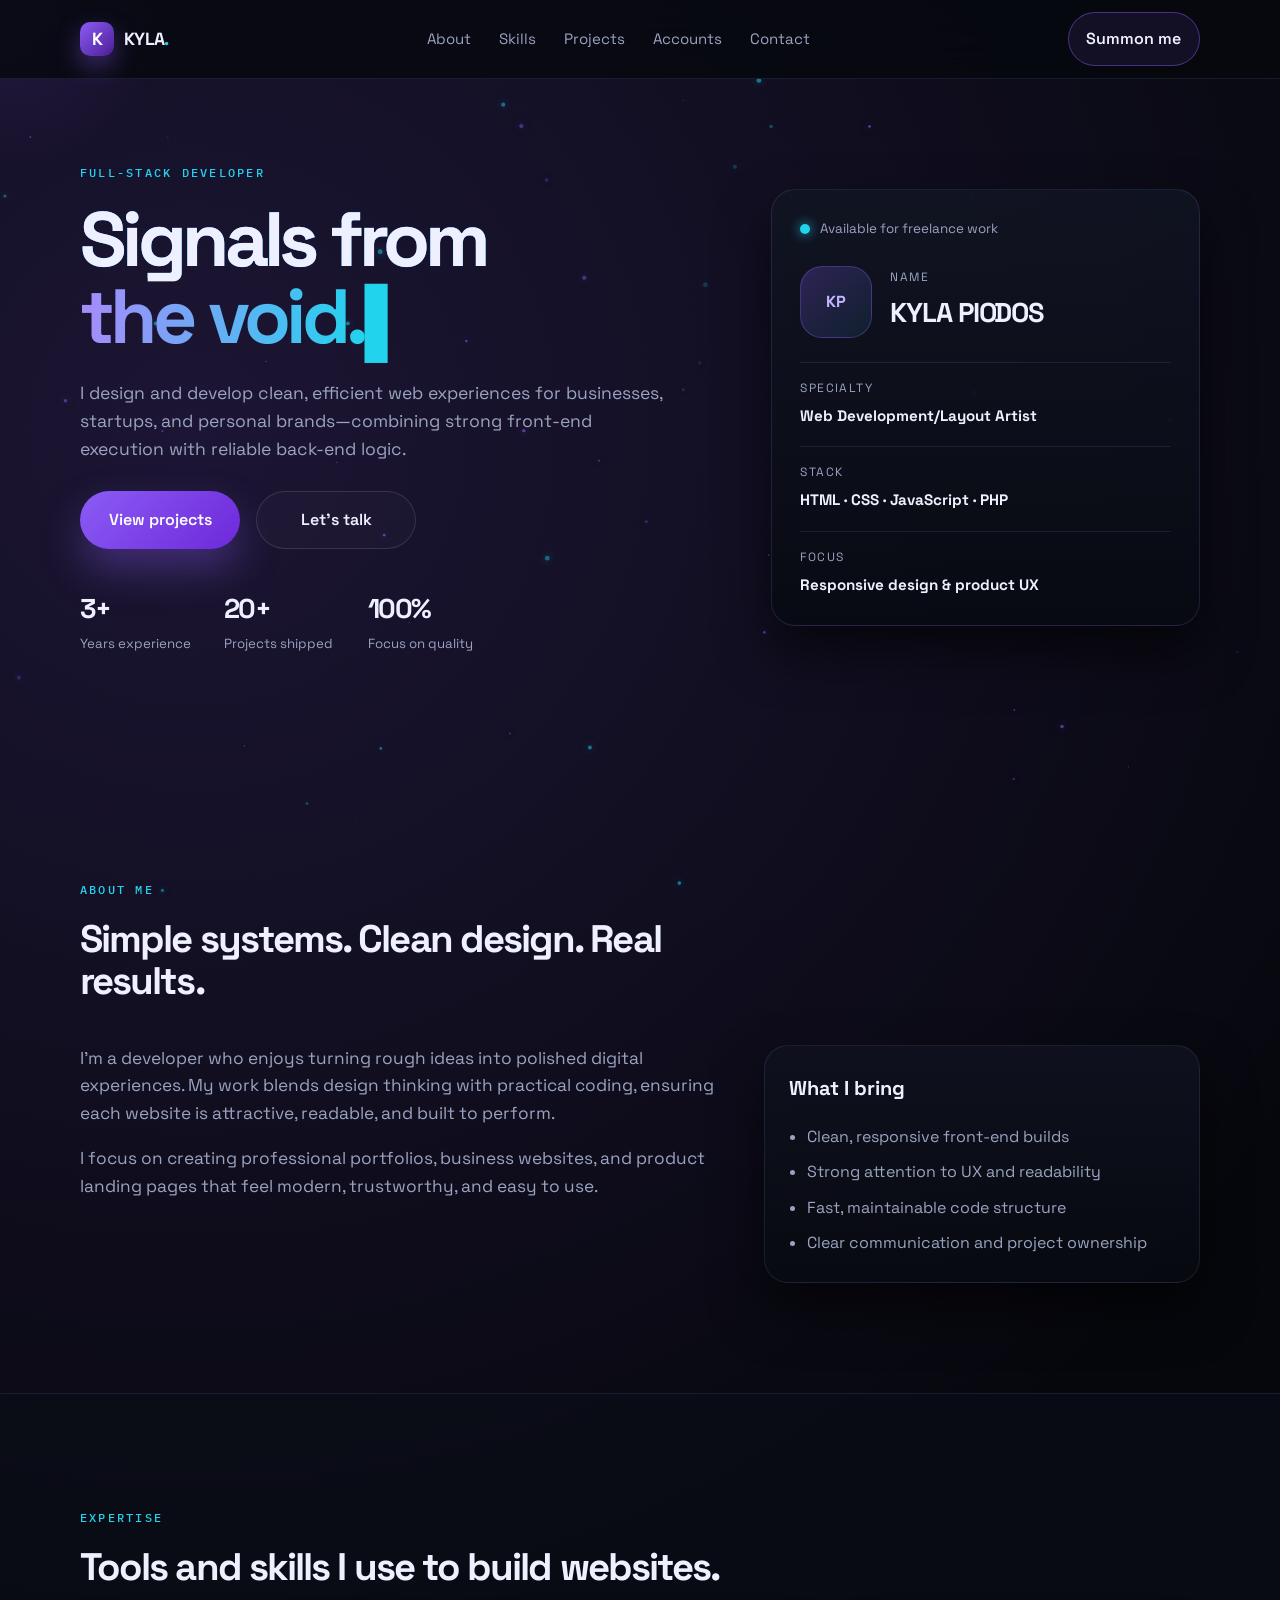
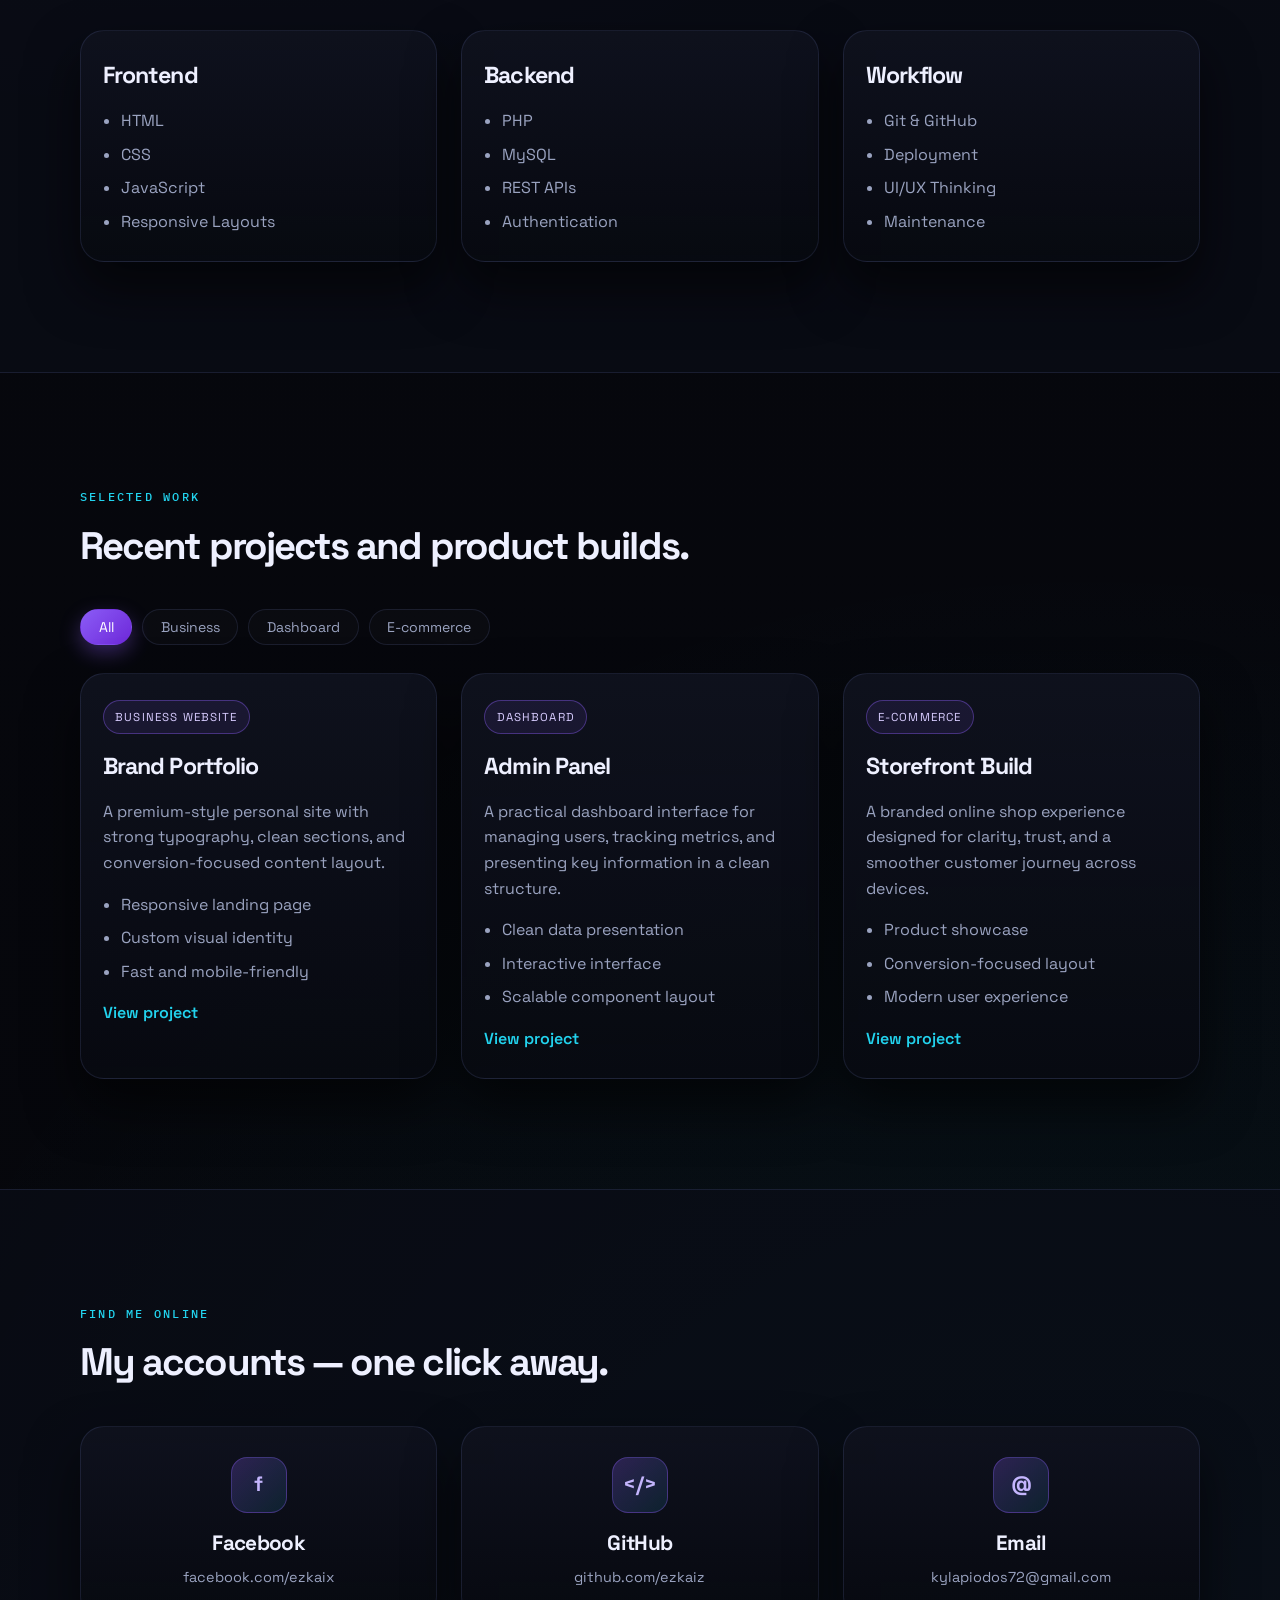
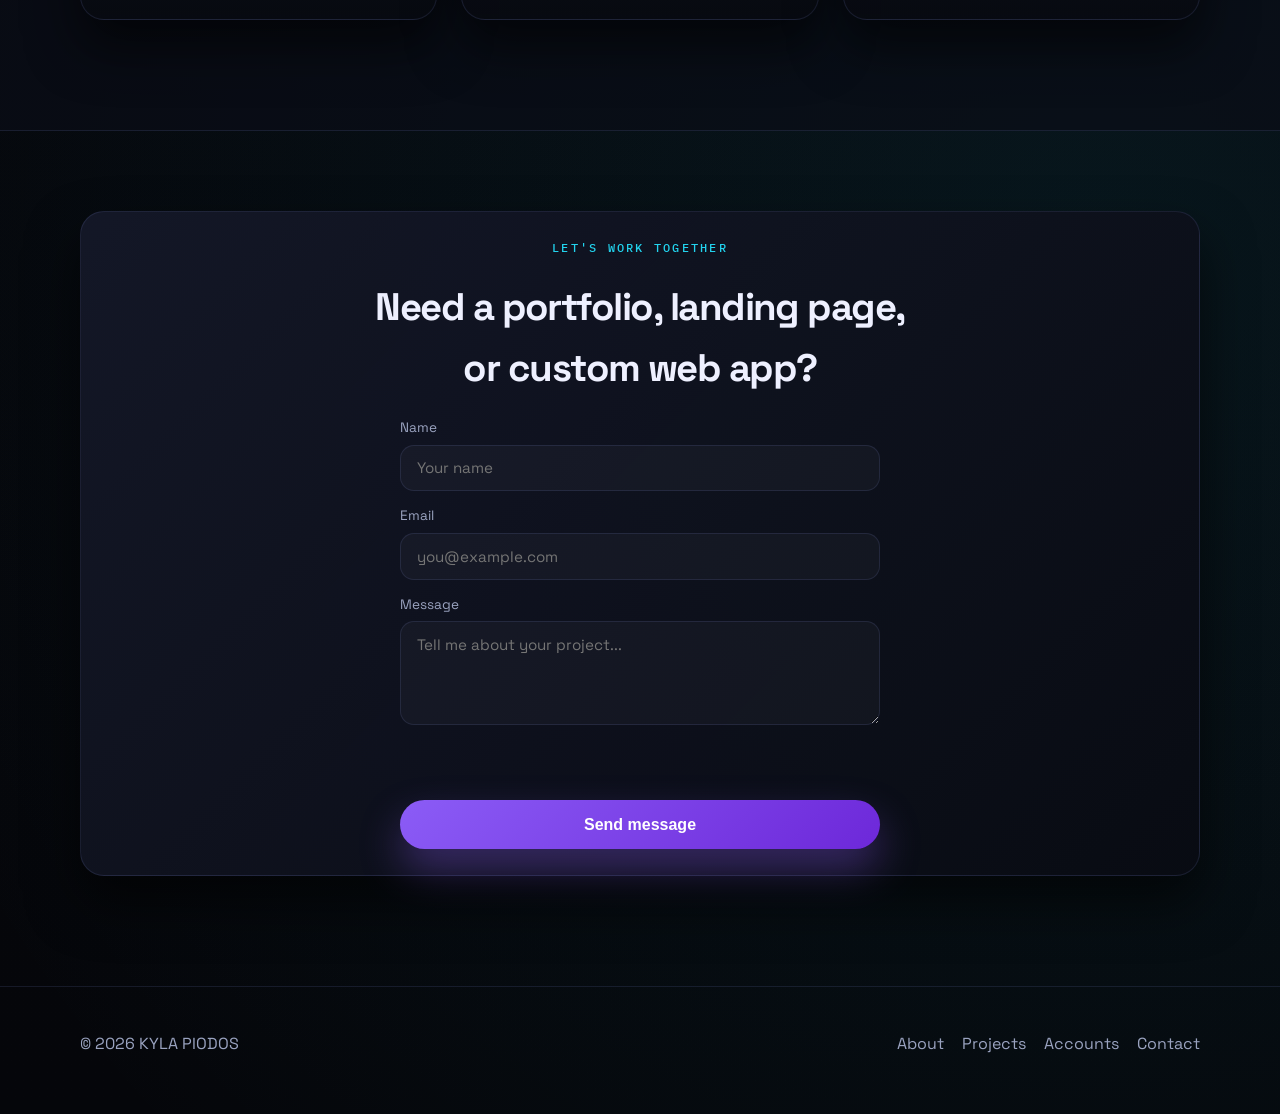
<file: index.html>
<!DOCTYPE html>
<html lang="en">
  <head>
    <meta charset="UTF-8" />
    <meta name="viewport" content="width=device-width, initial-scale=1.0" />
    <meta
      name="description"
      content="Personal portfolio website for a full-stack developer and product builder."
    />
    <title>KYLA | Portfolio</title>
    <link rel="preconnect" href="https://fonts.googleapis.com" />
    <link rel="preconnect" href="https://fonts.gstatic.com" crossorigin />
    <link
      href="https://fonts.googleapis.com/css2?family=Space+Grotesk:wght@400;500;600;700&family=IBM+Plex+Mono:wght@400;500&display=swap"
      rel="stylesheet"
    />
    <link rel="stylesheet" href="style.css" />
  </head>
  <body>
    <canvas id="fog-canvas" aria-hidden="true"></canvas>
    <div id="cursor-glow" aria-hidden="true"></div>
    <div id="scroll-progress" aria-hidden="true"></div>

    <header class="site-header">
      <div class="container nav">
        <a href="#top" class="brand" aria-label="Go to top">
          <span class="brand-mark">K</span>
          <span class="brand-name">KYLA<span class="phantom-dot">.</span></span>
        </a>

        <button id="nav-toggle" class="nav-toggle" aria-label="Toggle menu" aria-expanded="false">
          <span></span><span></span><span></span>
        </button>

        <nav class="nav-links" id="nav-links" aria-label="Main navigation">
          <a href="#about">About</a>
          <a href="#skills">Skills</a>
          <a href="#projects">Projects</a>
          <a href="#accounts">Accounts</a>
          <a href="#contact">Contact</a>
        </nav>

        <a href="#contact" class="nav-button">Summon me</a>
      </div>
    </header>

    <main id="top">
      <section class="hero section">
        <div class="container hero-grid">
          <div class="hero-copy">
            <p class="eyebrow">full-stack developer</p>
            <h1>
              <span class="glitch" data-text="Signals from">Signals from</span><br />
              <span id="typed" class="typed"></span><span class="caret">▌</span>
            </h1>
            <p class="lead">
              I design and develop clean, efficient web experiences for businesses,
              startups, and personal brands—combining strong front-end execution with
              reliable back-end logic.
            </p>

            <div class="cta-row">
              <a class="btn btn-primary" href="#projects">View projects</a>
              <a class="btn btn-secondary" href="#contact">Let's talk</a>
            </div>

            <ul class="stats" aria-label="Highlights">
              <li>
                <strong>3+</strong>
                <span>Years experience</span>
              </li>
              <li>
                <strong>20+</strong>
                <span>Projects shipped</span>
              </li>
              <li>
                <strong>100%</strong>
                <span>Focus on quality</span>
              </li>
            </ul>
          </div>

          <div class="hero-panel" aria-label="Profile summary card">
            <div class="panel-top">
              <span class="status-dot"></span>
              <span>Available for freelance work</span>
            </div>

            <div class="profile-block">
              <div class="avatar">KP</div>
              <div>
                <p class="mini-label">Name</p>
                <h2>KYLA PIODOS</h2>
              </div>
            </div>

            <div class="info-list">
              <div>
                <span>Specialty</span>
                <strong>Web Development/Layout Artist</strong>
              </div>
              <div>
                <span>Stack</span>
                <strong>HTML · CSS · JavaScript · PHP</strong>
              </div>
              <div>
                <span>Focus</span>
                <strong>Responsive design & product UX</strong>
              </div>
            </div>
          </div>
        </div>
      </section>

      <section id="about" class="section">
        <div class="container">
          <div class="section-heading reveal">
            <p class="eyebrow">about me</p>
            <h2>Simple systems. Clean design. Real results.</h2>
          </div>

          <div class="about-grid">
            <div class="reveal">
              <p>
                I'm a developer who enjoys turning rough ideas into polished digital
                experiences. My work blends design thinking with practical coding,
                ensuring each website is attractive, readable, and built to perform.
              </p>
              <p>
                I focus on creating professional portfolios, business websites, and
                product landing pages that feel modern, trustworthy, and easy to use.
              </p>
            </div>

            <div class="feature-box reveal">
              <h3>What I bring</h3>
              <ul>
                <li>Clean, responsive front-end builds</li>
                <li>Strong attention to UX and readability</li>
                <li>Fast, maintainable code structure</li>
                <li>Clear communication and project ownership</li>
              </ul>
            </div>
          </div>
        </div>
      </section>

      <section id="skills" class="section dark-panel">
        <div class="container">
          <div class="section-heading reveal">
            <p class="eyebrow">expertise</p>
            <h2>Tools and skills I use to build websites.</h2>
          </div>

          <div class="skills-grid">
            <article class="skill-card reveal">
              <h3>Frontend</h3>
              <ul>
                <li>HTML</li>
                <li>CSS</li>
                <li>JavaScript</li>
                <li>Responsive Layouts</li>
              </ul>
            </article>

            <article class="skill-card reveal">
              <h3>Backend</h3>
              <ul>
                <li>PHP</li>
                <li>MySQL</li>
                <li>REST APIs</li>
                <li>Authentication</li>
              </ul>
            </article>

            <article class="skill-card reveal">
              <h3>Workflow</h3>
              <ul>
                <li>Git &amp; GitHub</li>
                <li>Deployment</li>
                <li>UI/UX Thinking</li>
                <li>Maintenance</li>
              </ul>
            </article>
          </div>
        </div>
      </section>

      <section id="projects" class="section">
        <div class="container">
          <div class="section-heading reveal">
            <p class="eyebrow">selected work</p>
            <h2>Recent projects and product builds.</h2>
          </div>

          <div class="project-filters reveal" role="group" aria-label="Filter projects">
            <button class="filter-btn active" data-filter="all">All</button>
            <button class="filter-btn" data-filter="business">Business</button>
            <button class="filter-btn" data-filter="dashboard">Dashboard</button>
            <button class="filter-btn" data-filter="ecommerce">E-commerce</button>
          </div>

          <div class="projects-grid">
            <article class="project-card reveal" data-category="business">
              <div class="project-badge">Business Website</div>
              <h3>Brand Portfolio</h3>
              <p>
                A premium-style personal site with strong typography, clean sections,
                and conversion-focused content layout.
              </p>
              <ul>
                <li>Responsive landing page</li>
                <li>Custom visual identity</li>
                <li>Fast and mobile-friendly</li>
              </ul>
              <a href="#contact">View project</a>
            </article>

            <article class="project-card reveal" data-category="dashboard">
              <div class="project-badge">Dashboard</div>
              <h3>Admin Panel</h3>
              <p>
                A practical dashboard interface for managing users, tracking metrics,
                and presenting key information in a clean structure.
              </p>
              <ul>
                <li>Clean data presentation</li>
                <li>Interactive interface</li>
                <li>Scalable component layout</li>
              </ul>
              <a href="#contact">View project</a>
            </article>

            <article class="project-card reveal" data-category="ecommerce">
              <div class="project-badge">E-commerce</div>
              <h3>Storefront Build</h3>
              <p>
                A branded online shop experience designed for clarity, trust, and a
                smoother customer journey across devices.
              </p>
              <ul>
                <li>Product showcase</li>
                <li>Conversion-focused layout</li>
                <li>Modern user experience</li>
              </ul>
              <a href="#contact">View project</a>
            </article>
          </div>
        </div>
      </section>

      <section id="accounts" class="section dark-panel">
        <div class="container">
          <div class="section-heading reveal">
            <p class="eyebrow">find me online</p>
            <h2>My accounts — one click away.</h2>
          </div>

          <div class="accounts-grid">
            <a class="account-card reveal" href="https://www.facebook.com/ezkaix" target="_blank" rel="noreferrer">
              <span class="account-icon">f</span>
              <h3>Facebook</h3>
              <p>facebook.com/ezkaix</p>
            </a>

            <a class="account-card reveal" href="https://github.com/ezkaiz" target="_blank" rel="noreferrer">
              <span class="account-icon">&lt;/&gt;</span>
              <h3>GitHub</h3>
              <p>github.com/ezkaiz</p>
            </a>

            <a class="account-card reveal" href="https://mail.google.com/mail/?view=cm&fs=1&to=kylapiodos72@gmail.com&su=Portfolio%20Inquiry" target="_blank" rel="noreferrer">
              <span class="account-icon">@</span>
              <h3>Email</h3>
              <p>kylapiodos72@gmail.com</p>
            </a>
          </div>
        </div>
      </section>

      <section id="contact" class="section contact-section">
        <div class="container">
          <div class="contact-card reveal">
            <div>
              <p class="eyebrow">let's work together</p>
              <h2>Need a portfolio, landing page, or custom web app?</h2>

              <form id="contact-form" class="contact-form" novalidate>
                <label>
                  Name
                  <input type="text" id="cf-name" placeholder="Your name" />
                </label>
                <label>
                  Email
                  <input type="email" id="cf-email" placeholder="you@example.com" />
                </label>
                <label>
                  Message
                  <textarea id="cf-message" rows="4" placeholder="Tell me about your project..."></textarea>
                </label>
                <p id="cf-error" class="form-error" role="alert"></p>
                <p id="cf-success" class="form-success"></p>
                <button type="submit" class="btn btn-primary">Send message</button>
              </form>
            </div>


          </div>
        </div>
      </section>
    </main>

    <footer class="site-footer">
      <div class="container footer-inner">
        <p>© 2026 KYLA PIODOS</p>
        <nav aria-label="Footer navigation">
          <a href="#about">About</a>
          <a href="#projects">Projects</a>
          <a href="#accounts">Accounts</a>
          <a href="#contact">Contact</a>
        </nav>
      </div>
    </footer>

    <button id="back-to-top" aria-label="Back to top">↑</button>

    <script src="script.js"></script>
  </body>
</html>
</file>
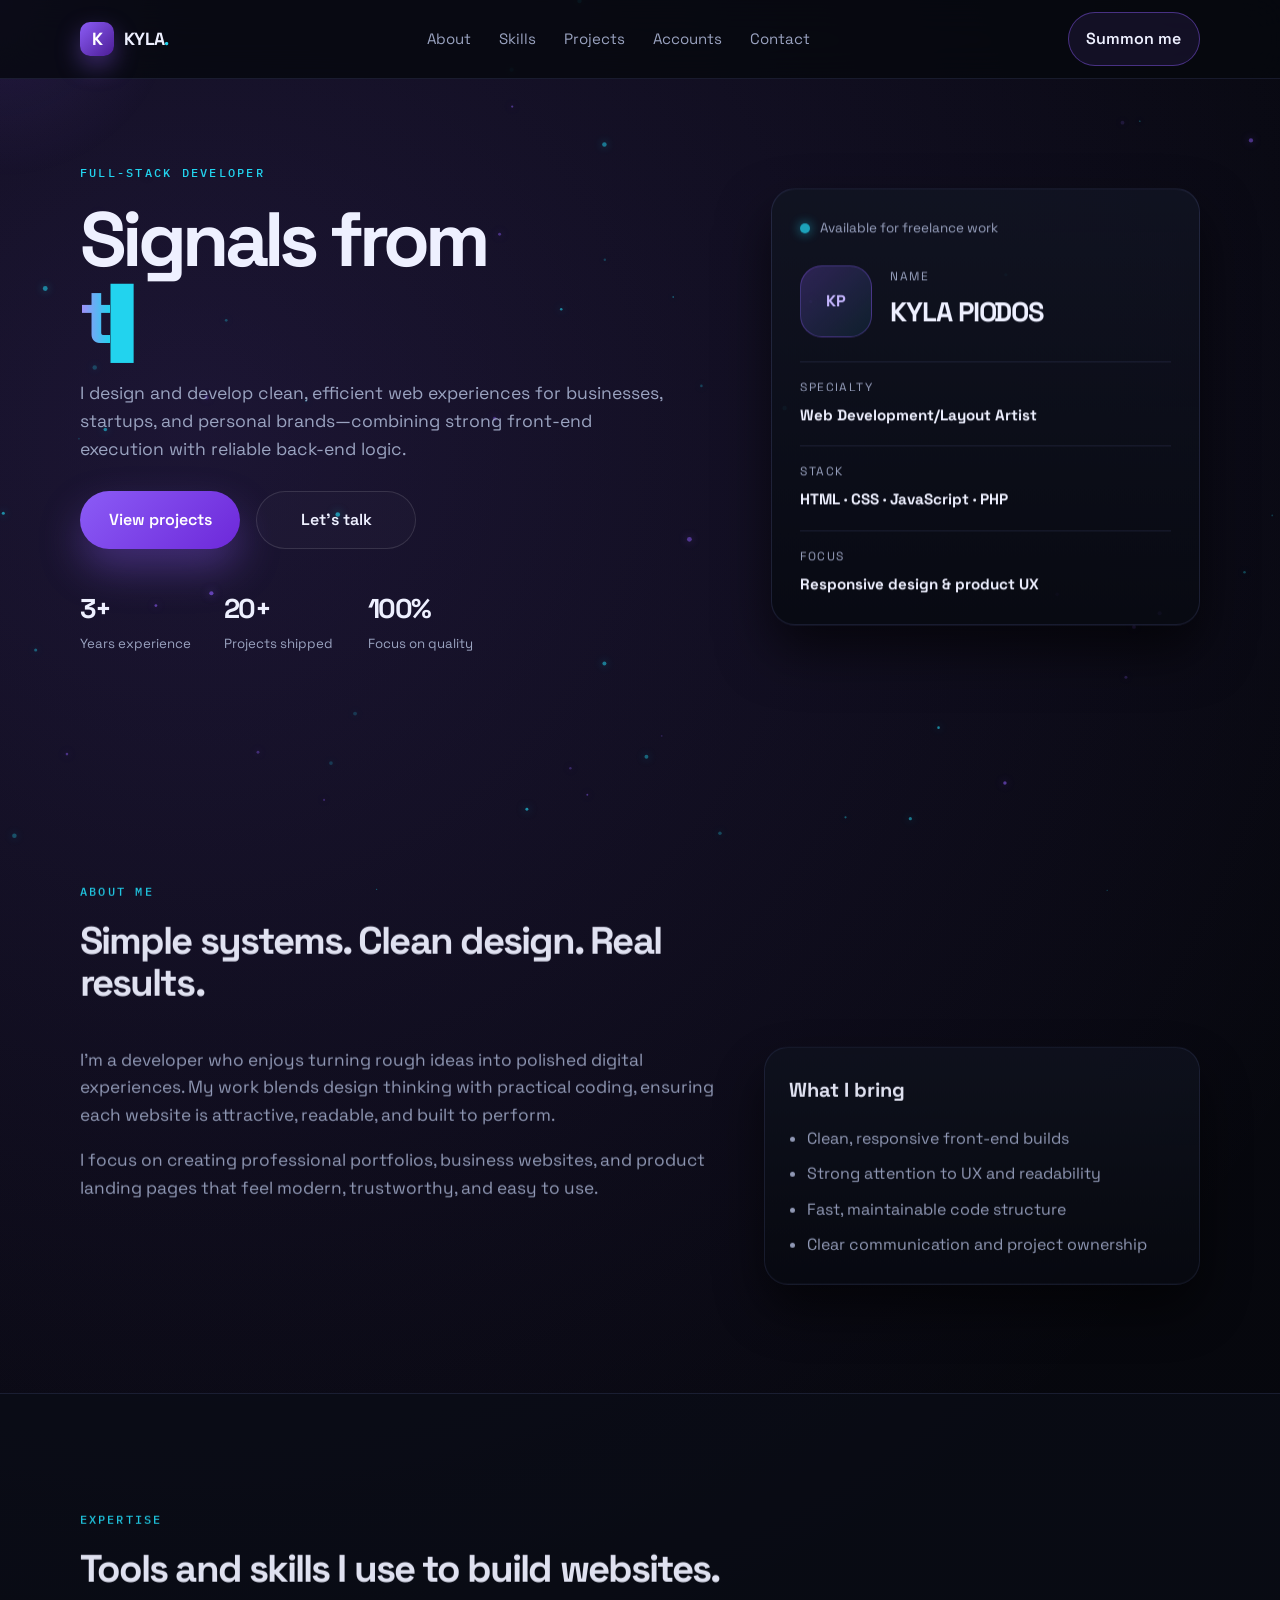
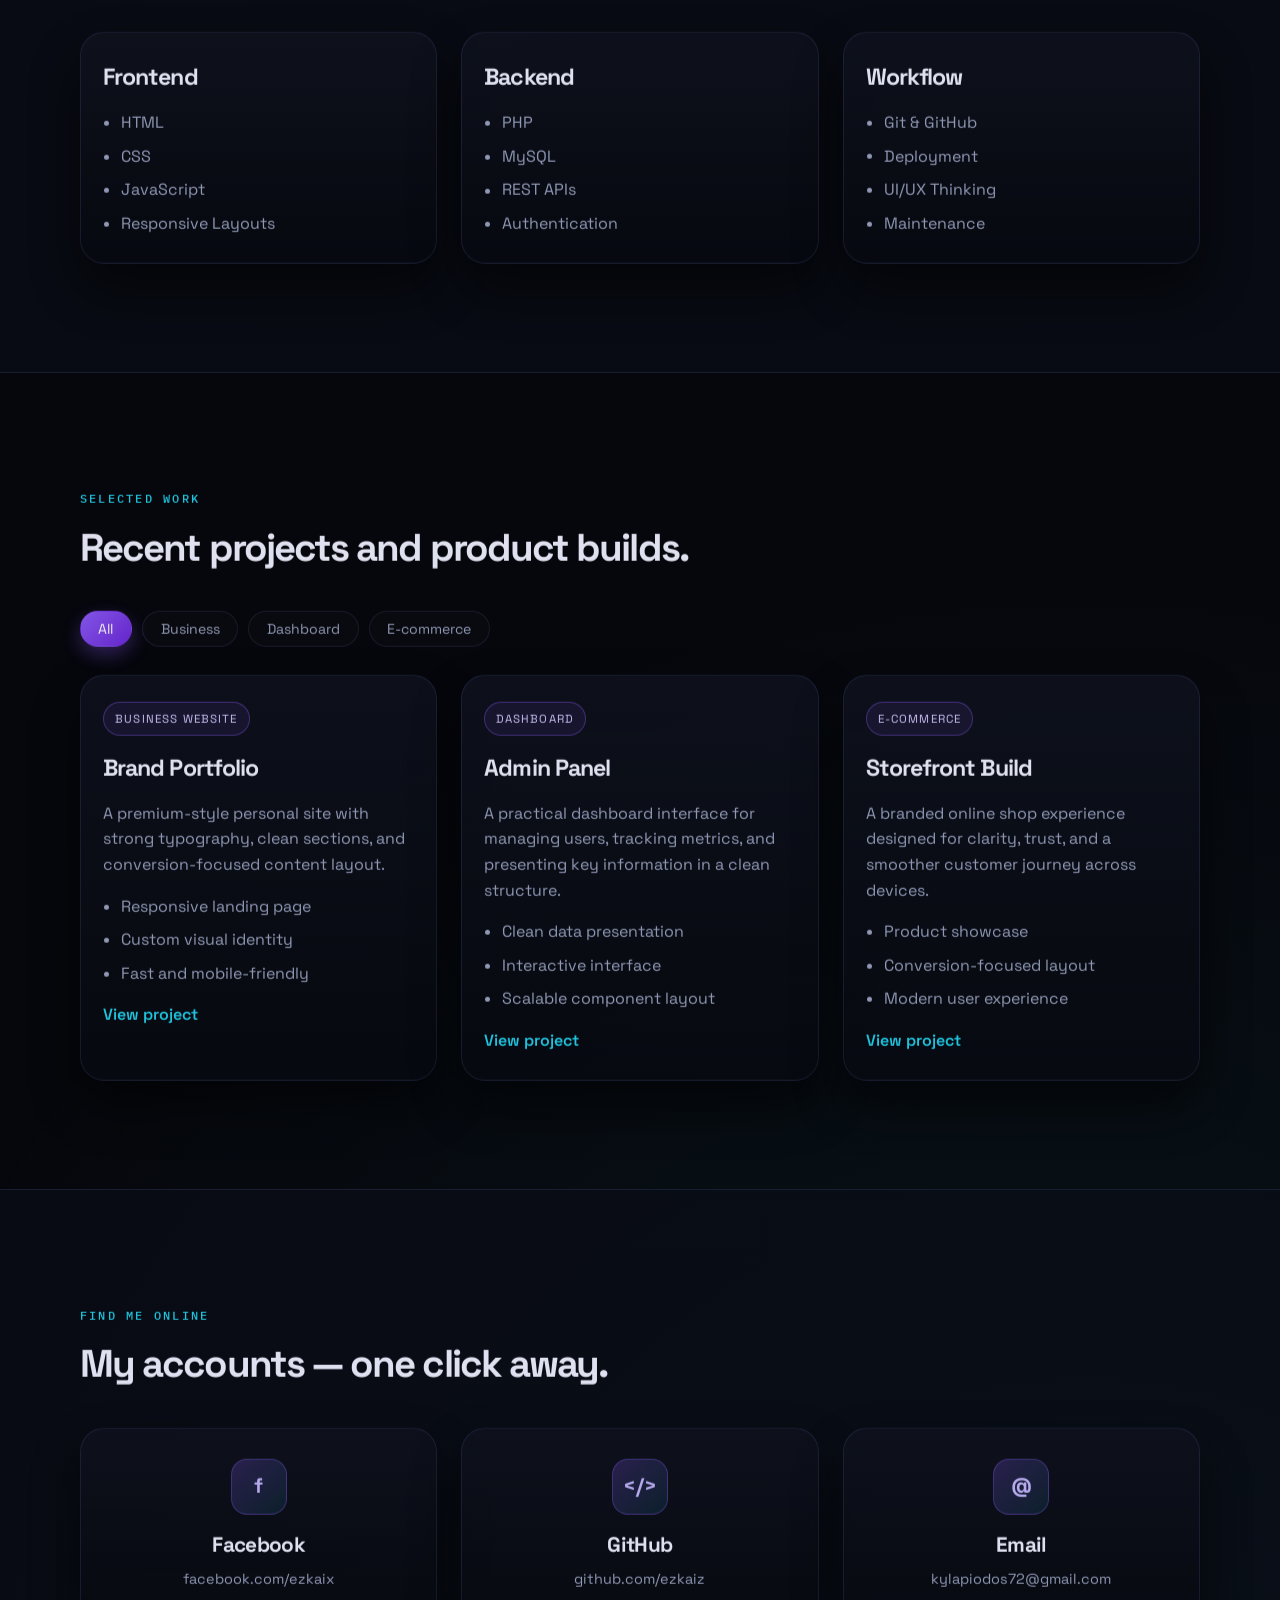
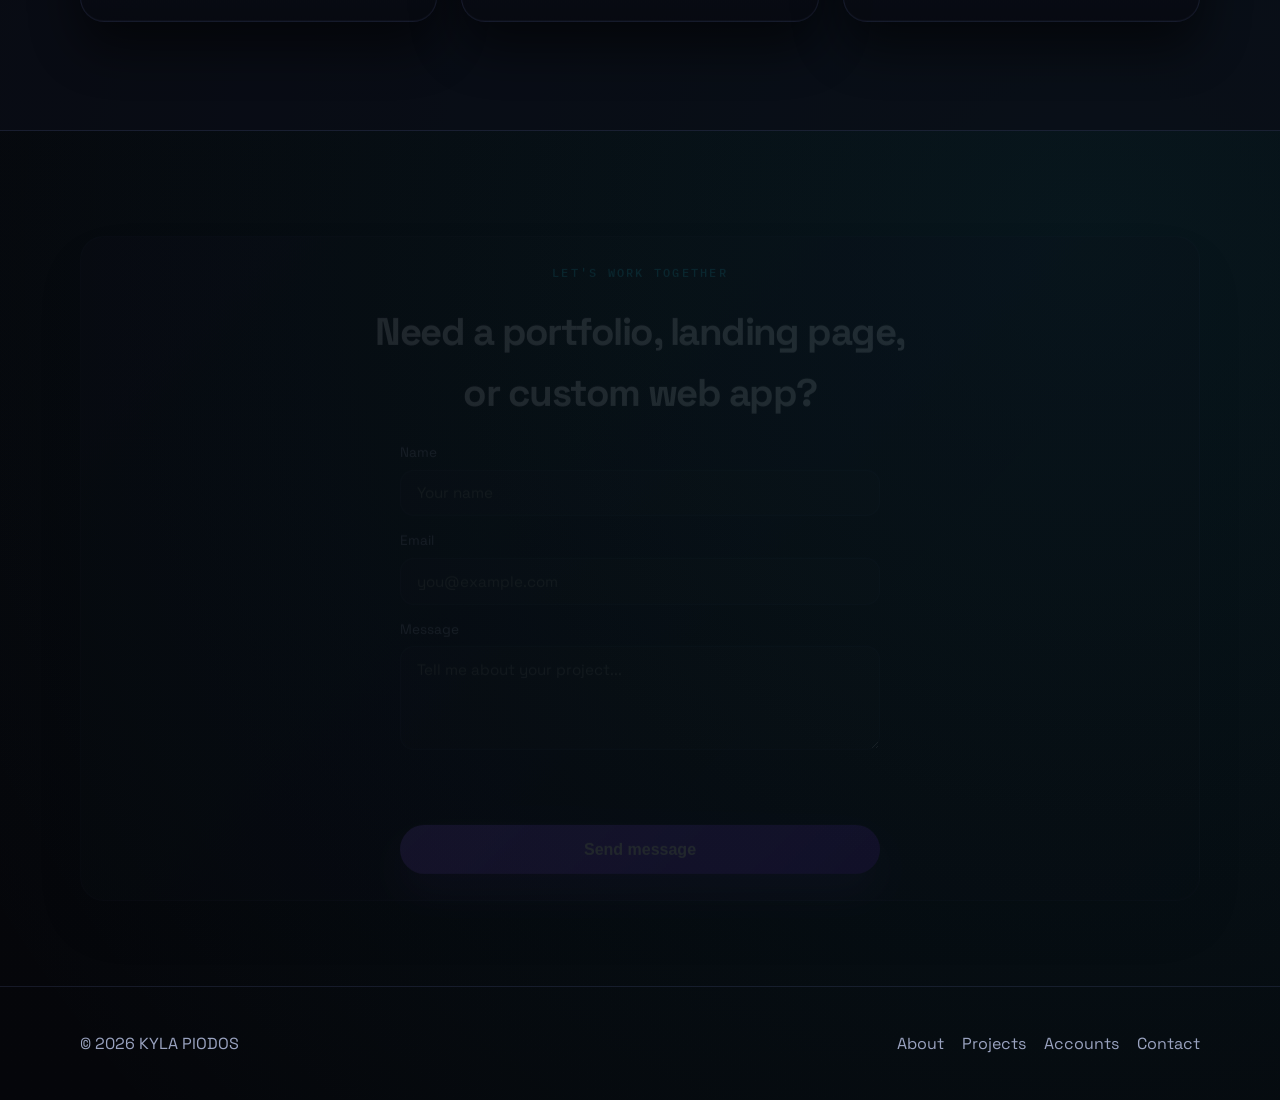
<file: home.html>
<!DOCTYPE html>
<html lang="en">
  <head>
    <meta charset="UTF-8" />
    <meta http-equiv="refresh" content="0; url=index.html" />
    <title>Redirecting...</title>
  </head>
  <body></body>
</html>
</file>
<file: style.css>
:root {
  --bg: #05060a;
  --bg-soft: #0b0e17;
  --panel: rgba(14, 17, 28, 0.85);
  --card: #0d1019;
  --line: rgba(148, 163, 255, 0.12);
  --text: #eef0ff;
  --muted: #9aa3c0;
  --accent: #8b5cf6;
  --accent-2: #22d3ee;
  --accent-soft: rgba(139, 92, 246, 0.12);
  --shadow: 0 26px 52px rgba(0, 0, 0, 0.6);
}

* {
  box-sizing: border-box;
}

html {
  scroll-behavior: smooth;
}

body {
  margin: 0;
  font-family: "Space Grotesk", sans-serif;
  background:
    radial-gradient(circle at 15% 10%, rgba(139, 92, 246, 0.16), transparent 32%),
    radial-gradient(circle at 85% 80%, rgba(34, 211, 238, 0.08), transparent 36%),
    linear-gradient(180deg, #07080f 0%, #05060a 100%);
  color: var(--text);
  line-height: 1.6;
  overflow-x: hidden;
}

a {
  color: inherit;
  text-decoration: none;
}

img {
  max-width: 100%;
  display: block;
}

.container {
  width: min(1120px, calc(100% - 32px));
  margin: 0 auto;
}

.section {
  padding: 110px 0;
  position: relative;
}

.eyebrow {
  display: inline-block;
  margin: 0 0 18px;
  color: var(--accent-2);
  font-family: "IBM Plex Mono", monospace;
  font-size: 0.78rem;
  letter-spacing: 0.18em;
  font-weight: 500;
  text-transform: uppercase;
}

.section-heading {
  margin-bottom: 42px;
}

.section-heading h2 {
  margin: 0;
  max-width: 700px;
  font-size: clamp(2rem, 3vw, 3rem);
  line-height: 1.1;
  letter-spacing: -0.05em;
}

/* Background canvas + cursor glow */
#fog-canvas {
  position: fixed;
  inset: 0;
  z-index: 0;
  pointer-events: none;
}

#cursor-glow {
  position: fixed;
  width: 420px;
  height: 420px;
  border-radius: 50%;
  background: radial-gradient(circle, rgba(139, 92, 246, 0.13), transparent 60%);
  pointer-events: none;
  transform: translate(-50%, -50%);
  z-index: 1;
  transition: opacity 0.3s ease;
}

#scroll-progress {
  position: fixed;
  top: 0;
  left: 0;
  height: 3px;
  width: 0;
  background: linear-gradient(90deg, var(--accent), var(--accent-2));
  z-index: 100;
  box-shadow: 0 0 12px rgba(139, 92, 246, 0.8);
}

main, header, footer {
  position: relative;
  z-index: 2;
}

/* Header */
.site-header {
  position: sticky;
  top: 0;
  z-index: 10;
  backdrop-filter: blur(18px);
  background: rgba(6, 8, 14, 0.78);
  border-bottom: 1px solid var(--line);
}

.nav {
  display: flex;
  align-items: center;
  justify-content: space-between;
  min-height: 78px;
  gap: 16px;
}

.brand {
  display: inline-flex;
  align-items: center;
  gap: 10px;
  font-weight: 700;
  letter-spacing: -0.04em;
  font-size: 1.1rem;
}

.phantom-dot {
  color: var(--accent-2);
}

.brand-mark {
  display: inline-flex;
  align-items: center;
  justify-content: center;
  width: 34px;
  height: 34px;
  border-radius: 10px;
  background: linear-gradient(135deg, #8b5cf6, #4c1d95);
  color: #fff;
  font-weight: 700;
  box-shadow: 0 10px 25px rgba(139, 92, 246, 0.4);
}

.nav-links {
  display: flex;
  align-items: center;
  gap: 28px;
  color: var(--muted);
  font-size: 0.94rem;
}

.nav-links a {
  transition: color 0.2s ease, text-shadow 0.2s ease;
}

.nav-links a:hover,
.nav-links a:focus-visible {
  color: var(--text);
  text-shadow: 0 0 14px rgba(139, 92, 246, 0.9);
}

.nav-toggle {
  display: none;
  flex-direction: column;
  gap: 5px;
  background: none;
  border: none;
  cursor: pointer;
  padding: 6px;
}

.nav-toggle span {
  width: 22px;
  height: 2px;
  background: var(--text);
  transition: transform 0.25s ease, opacity 0.25s ease;
}

.nav-toggle.open span:nth-child(1) {
  transform: translateY(7px) rotate(45deg);
}

.nav-toggle.open span:nth-child(2) {
  opacity: 0;
}

.nav-toggle.open span:nth-child(3) {
  transform: translateY(-7px) rotate(-45deg);
}

.nav-button,
.btn {
  display: inline-flex;
  align-items: center;
  justify-content: center;
  border-radius: 999px;
  font-weight: 600;
  cursor: pointer;
  transition: transform 0.2s ease, border-color 0.2s ease, background 0.2s ease, box-shadow 0.2s ease, filter 0.2s ease;
}

.nav-button {
  padding: 0.8rem 1.1rem;
  border: 1px solid rgba(139, 92, 246, 0.45);
  background: rgba(139, 92, 246, 0.1);
  color: var(--text);
}

.nav-button:hover,
.btn:hover {
  transform: translateY(-1px);
  filter: brightness(1.15);
  box-shadow: 0 0 0 1px rgba(139, 92, 246, 0.5), 0 16px 30px rgba(139, 92, 246, 0.3);
}

/* Hero */
.hero {
  padding-top: 80px;
}

.hero-grid {
  display: grid;
  grid-template-columns: 1.2fr 0.8fr;
  align-items: center;
  gap: 48px;
}

.hero-copy h1 {
  margin: 0;
  max-width: 640px;
  font-size: clamp(3rem, 6.5vw, 4.8rem);
  line-height: 1;
  letter-spacing: -0.06em;
}

.typed {
  background: linear-gradient(90deg, #a78bfa, #22d3ee);
  -webkit-background-clip: text;
  background-clip: text;
  color: transparent;
}

.caret {
  color: var(--accent-2);
  animation: blink 1s steps(1) infinite;
  font-size: 0.85em;
}

@keyframes blink {
  50% { opacity: 0; }
}

/* Glitch effect */
.glitch {
  position: relative;
  display: inline-block;
}

.glitch::before,
.glitch::after {
  content: attr(data-text);
  position: absolute;
  left: 0;
  top: 0;
  width: 100%;
  overflow: hidden;
}

.glitch::before {
  color: #22d3ee;
  z-index: -1;
  animation: glitch-1 2.8s infinite;
}

.glitch::after {
  color: #8b5cf6;
  z-index: -2;
  animation: glitch-2 2.8s infinite;
}

@keyframes glitch-1 {
  0%, 90%, 100% { transform: translate(0); clip-path: inset(0 0 100% 0); }
  92% { transform: translate(-4px, 2px); clip-path: inset(20% 0 40% 0); }
  94% { transform: translate(3px, -2px); clip-path: inset(60% 0 10% 0); }
  96% { transform: translate(-2px, 1px); clip-path: inset(0 0 70% 0); }
}

@keyframes glitch-2 {
  0%, 90%, 100% { transform: translate(0); clip-path: inset(100% 0 0 0); }
  93% { transform: translate(4px, -2px); clip-path: inset(40% 0 30% 0); }
  95% { transform: translate(-3px, 2px); clip-path: inset(10% 0 60% 0); }
}

.lead {
  margin-top: 24px;
  color: var(--muted);
  font-size: 1.1rem;
  max-width: 600px;
}

.cta-row {
  display: flex;
  flex-wrap: wrap;
  gap: 16px;
  margin-top: 28px;
}

.btn {
  padding: 0.95rem 1.4rem;
  min-width: 160px;
  border: none;
  font-size: 1rem;
}

.btn-primary {
  background: linear-gradient(135deg, #8b5cf6, #6d28d9);
  color: #fff;
  box-shadow: 0 20px 40px rgba(139, 92, 246, 0.35);
}

.btn-primary:hover {
  background: linear-gradient(135deg, #a78bfa, #7c3aed);
}

.btn-secondary {
  background: rgba(255, 255, 255, 0.02);
  border: 1px solid rgba(255, 255, 255, 0.12);
  color: var(--text);
}

.btn-secondary:hover {
  border-color: rgba(34, 211, 238, 0.8);
  background: rgba(34, 211, 238, 0.08);
}

.stats {
  list-style: none;
  display: flex;
  flex-wrap: wrap;
  gap: 24px;
  padding: 0;
  margin: 38px 0 0;
}

.stats li {
  min-width: 120px;
}

.stats strong {
  display: block;
  font-size: 1.7rem;
  letter-spacing: -0.06em;
}

.stats span {
  color: var(--muted);
  font-size: 0.83rem;
}

.hero-panel {
  padding: 28px;
  border: 1px solid rgba(148, 163, 255, 0.14);
  border-radius: 24px;
  background: linear-gradient(180deg, rgba(17, 20, 34, 0.92), rgba(8, 10, 18, 0.9));
  box-shadow: var(--shadow);
  animation: float 6s ease-in-out infinite;
}

@keyframes float {
  0%, 100% { transform: translateY(0); }
  50% { transform: translateY(-14px); }
}

.panel-top {
  display: flex;
  align-items: center;
  gap: 10px;
  color: var(--muted);
  font-size: 0.84rem;
}

.status-dot {
  width: 10px;
  height: 10px;
  border-radius: 50%;
  background: #22d3ee;
  box-shadow: 0 0 12px rgba(34, 211, 238, 0.9);
  animation: pulse 2s ease-in-out infinite;
}

@keyframes pulse {
  50% { opacity: 0.4; }
}

.profile-block {
  display: flex;
  align-items: center;
  gap: 18px;
  margin: 26px 0 24px;
}

.avatar {
  display: grid;
  place-items: center;
  width: 72px;
  height: 72px;
  border-radius: 22px;
  background: linear-gradient(135deg, rgba(139, 92, 246, 0.25), rgba(34, 211, 238, 0.08));
  border: 1px solid rgba(139, 92, 246, 0.35);
  font-weight: 700;
  color: #c4b5fd;
}

.mini-label {
  margin: 0 0 4px;
  color: var(--muted);
  font-size: 0.75rem;
  text-transform: uppercase;
  letter-spacing: 0.12em;
}

.profile-block h2 {
  margin: 0;
  font-size: 1.7rem;
  letter-spacing: -0.04em;
}

.info-list {
  display: grid;
  gap: 18px;
}

.info-list div {
  padding-top: 16px;
  border-top: 1px solid var(--line);
}

.info-list span {
  display: block;
  color: var(--muted);
  font-size: 0.75rem;
  text-transform: uppercase;
  letter-spacing: 0.12em;
}

.info-list strong {
  display: block;
  margin-top: 6px;
  font-size: 0.95rem;
}

.about-grid {
  display: grid;
  grid-template-columns: 1.2fr 0.8fr;
  gap: 30px;
  align-items: start;
}

.about-grid p {
  margin: 0 0 18px;
  color: var(--muted);
  font-size: 1.08rem;
}

.feature-box,
.skill-card,
.project-card,
.contact-card {
  border: 1px solid rgba(148, 163, 255, 0.12);
  background: linear-gradient(180deg, rgba(15, 18, 30, 0.95), rgba(8, 10, 17, 0.88));
  border-radius: 24px;
  box-shadow: var(--shadow);
  transition: transform 0.25s ease, border-color 0.25s ease, box-shadow 0.25s ease;
}

.feature-box:hover,
.skill-card:hover,
.project-card:hover {
  transform: translateY(-6px);
  border-color: rgba(139, 92, 246, 0.5);
  box-shadow: 0 26px 52px rgba(0, 0, 0, 0.6), 0 0 24px rgba(139, 92, 246, 0.18);
}

.feature-box {
  padding: 26px 24px;
}

.feature-box h3 {
  margin-top: 0;
  font-size: 1.25rem;
}

.feature-box ul {
  margin: 0;
  padding-left: 18px;
  color: var(--muted);
  display: grid;
  gap: 10px;
}

.dark-panel {
  background: rgba(10, 13, 24, 0.7);
  border-top: 1px solid var(--line);
  border-bottom: 1px solid var(--line);
}

.skills-grid,
.projects-grid {
  display: grid;
  grid-template-columns: repeat(3, minmax(0, 1fr));
  gap: 24px;
}

.skill-card,
.project-card {
  padding: 26px 22px;
}

.skill-card h3,
.project-card h3 {
  margin: 0 0 14px;
  font-size: 1.45rem;
  letter-spacing: -0.04em;
}

.skill-card ul,
.project-card ul {
  margin: 0;
  padding-left: 18px;
  display: grid;
  gap: 8px;
  color: var(--muted);
}

.project-badge {
  display: inline-block;
  margin-bottom: 14px;
  padding: 0.42rem 0.7rem;
  border: 1px solid rgba(139, 92, 246, 0.4);
  background: rgba(139, 92, 246, 0.1);
  border-radius: 999px;
  color: #d8ccff;
  font-size: 0.72rem;
  letter-spacing: 0.1em;
  text-transform: uppercase;
}

.project-card p {
  margin: 0 0 16px;
  color: var(--muted);
}

.project-card a {
  display: inline-block;
  margin-top: 16px;
  color: var(--accent-2);
  font-weight: 600;
}

.project-filters {
  display: flex;
  flex-wrap: wrap;
  gap: 10px;
  margin-bottom: 28px;
}

.filter-btn {
  padding: 0.5rem 1.1rem;
  border-radius: 999px;
  border: 1px solid var(--line);
  background: rgba(255, 255, 255, 0.02);
  color: var(--muted);
  cursor: pointer;
  font-family: inherit;
  font-size: 0.88rem;
  transition: all 0.2s ease;
}

.filter-btn:hover {
  color: var(--text);
  border-color: rgba(139, 92, 246, 0.6);
}

.filter-btn.active {
  background: linear-gradient(135deg, #8b5cf6, #6d28d9);
  color: #fff;
  border-color: transparent;
  box-shadow: 0 8px 20px rgba(139, 92, 246, 0.35);
}

.project-card.hidden {
  display: none;
}

.accounts-grid {
  display: grid;
  grid-template-columns: repeat(3, minmax(0, 1fr));
  gap: 24px;
}

.account-card {
  display: block;
  padding: 30px 24px;
  border: 1px solid rgba(148, 163, 255, 0.12);
  border-radius: 24px;
  background: linear-gradient(180deg, rgba(15, 18, 30, 0.95), rgba(8, 10, 17, 0.88));
  box-shadow: var(--shadow);
  text-align: center;
  transition: transform 0.25s ease, border-color 0.25s ease, box-shadow 0.25s ease;
}

.account-card:hover {
  transform: translateY(-6px);
  border-color: rgba(139, 92, 246, 0.55);
  box-shadow: 0 26px 52px rgba(0, 0, 0, 0.6), 0 0 24px rgba(139, 92, 246, 0.2);
}

.account-icon {
  display: inline-grid;
  place-items: center;
  width: 56px;
  height: 56px;
  border-radius: 16px;
  background: linear-gradient(135deg, rgba(139, 92, 246, 0.25), rgba(34, 211, 238, 0.1));
  border: 1px solid rgba(139, 92, 246, 0.35);
  color: #c4b5fd;
  font-weight: 700;
  font-size: 1.3rem;
  margin-bottom: 14px;
}

.account-card h3 {
  margin: 0 0 6px;
  font-size: 1.3rem;
  letter-spacing: -0.03em;
}

.account-card p {
  margin: 0;
  color: var(--muted);
  font-size: 0.9rem;
  word-break: break-all;
}

.contact-section {
  padding-top: 80px;
}

.contact-card {
  display: flex;
  flex-direction: column;
  align-items: center;
  text-align: center;
  gap: 24px;
  padding: 26px 28px;
  background: linear-gradient(135deg, rgba(20, 24, 40, 0.96), rgba(9, 11, 19, 0.92));
}

.contact-card > div {
  display: flex;
  flex-direction: column;
  align-items: center;
}

.contact-form {
  display: grid;
  gap: 14px;
  max-width: 480px;
  width: 100%;
  text-align: left;
}

.contact-card h2 {
  margin: 0 0 18px;
  max-width: 560px;
  font-size: clamp(1.8rem, 3vw, 2.5rem);
  letter-spacing: -0.04em;
}

.contact-actions {
  display: flex;
  flex-direction: column;
  gap: 14px;
  flex-shrink: 0;
}

.contact-form label {
  display: grid;
  gap: 6px;
  color: var(--muted);
  font-size: 0.85rem;
}

.contact-form input,
.contact-form textarea {
  padding: 0.8rem 1rem;
  border-radius: 14px;
  border: 1px solid var(--line);
  background: rgba(255, 255, 255, 0.03);
  color: var(--text);
  font-family: inherit;
  font-size: 0.95rem;
  resize: vertical;
}

.contact-form input:focus,
.contact-form textarea:focus {
  outline: none;
  border-color: rgba(139, 92, 246, 0.7);
  box-shadow: 0 0 0 3px rgba(139, 92, 246, 0.18);
}

.form-error {
  margin: 0;
  color: #f87171;
  font-size: 0.85rem;
  min-height: 1.2em;
}

.form-success {
  margin: 0;
  color: #34d399;
  font-size: 0.9rem;
  min-height: 1.2em;
}

.site-footer {
  padding: 28px 0 42px;
  border-top: 1px solid var(--line);
}

.footer-inner {
  display: flex;
  align-items: center;
  justify-content: space-between;
  gap: 16px;
  color: var(--muted);
}

.footer-inner nav {
  display: flex;
  gap: 18px;
}

#back-to-top {
  position: fixed;
  bottom: 26px;
  right: 26px;
  width: 46px;
  height: 46px;
  border-radius: 50%;
  border: 1px solid rgba(139, 92, 246, 0.5);
  background: rgba(20, 16, 38, 0.9);
  color: var(--text);
  font-size: 1.2rem;
  cursor: pointer;
  opacity: 0;
  pointer-events: none;
  transition: opacity 0.3s ease, transform 0.2s ease;
  z-index: 50;
}

#back-to-top.visible {
  opacity: 1;
  pointer-events: auto;
}

#back-to-top:hover {
  transform: translateY(-4px);
  box-shadow: 0 0 18px rgba(139, 92, 246, 0.5);
}

/* Reveal on scroll */
.reveal {
  opacity: 0;
  transform: translateY(28px);
  transition: opacity 0.6s ease, transform 0.6s ease;
}

.reveal.visible {
  opacity: 1;
  transform: translateY(0);
}

@media (max-width: 900px) {
  .nav {
    flex-wrap: wrap;
    padding: 14px 0;
  }

  .nav-toggle {
    display: flex;
  }

  .nav-links {
    display: none;
    width: 100%;
    flex-direction: column;
    align-items: flex-start;
    gap: 14px;
    padding: 12px 4px;
    order: 3;
  }

  .nav-links.open {
    display: flex;
  }

  .hero-grid,
  .about-grid,
  .skills-grid,
  .projects-grid,
  .accounts-grid,
  .contact-card {
    grid-template-columns: 1fr;
  }

  .contact-card {
    display: grid;
  }

  .contact-actions {
    flex-direction: row;
    flex-wrap: wrap;
  }

  #cursor-glow {
    display: none;
  }
}

@media (max-width: 640px) {
  .section {
    padding: 84px 0;
  }

  .hero-copy h1 {
    font-size: clamp(2.4rem, 13vw, 3.6rem);
  }

  .nav-button {
    width: 100%;
  }

  .stats {
    gap: 18px;
  }

  .footer-inner {
    flex-direction: column;
    text-align: center;
  }
}

@media (prefers-reduced-motion: reduce) {
  html {
    scroll-behavior: auto;
  }

  .hero-panel,
  .status-dot,
  .glitch::before,
  .glitch::after,
  .caret {
    animation: none;
  }

  .reveal {
    opacity: 1;
    transform: none;
  }
}
</file>
